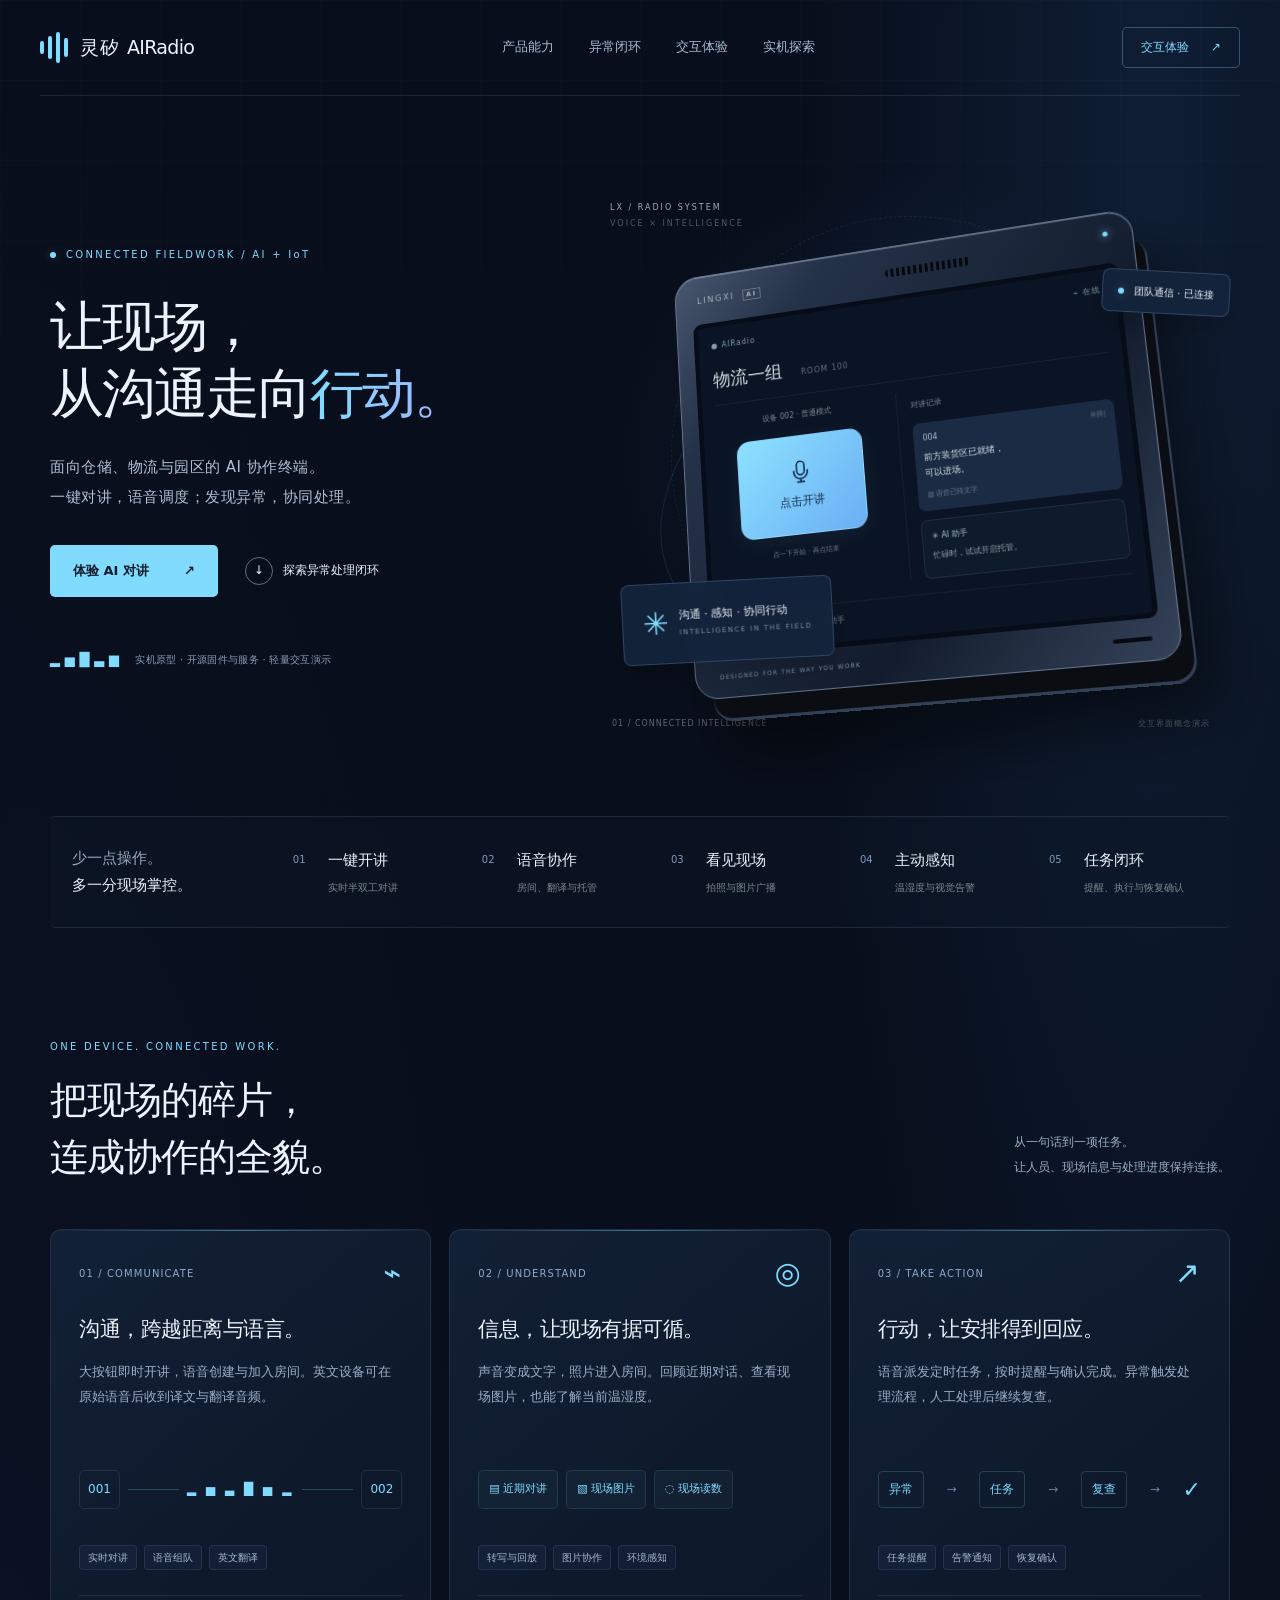
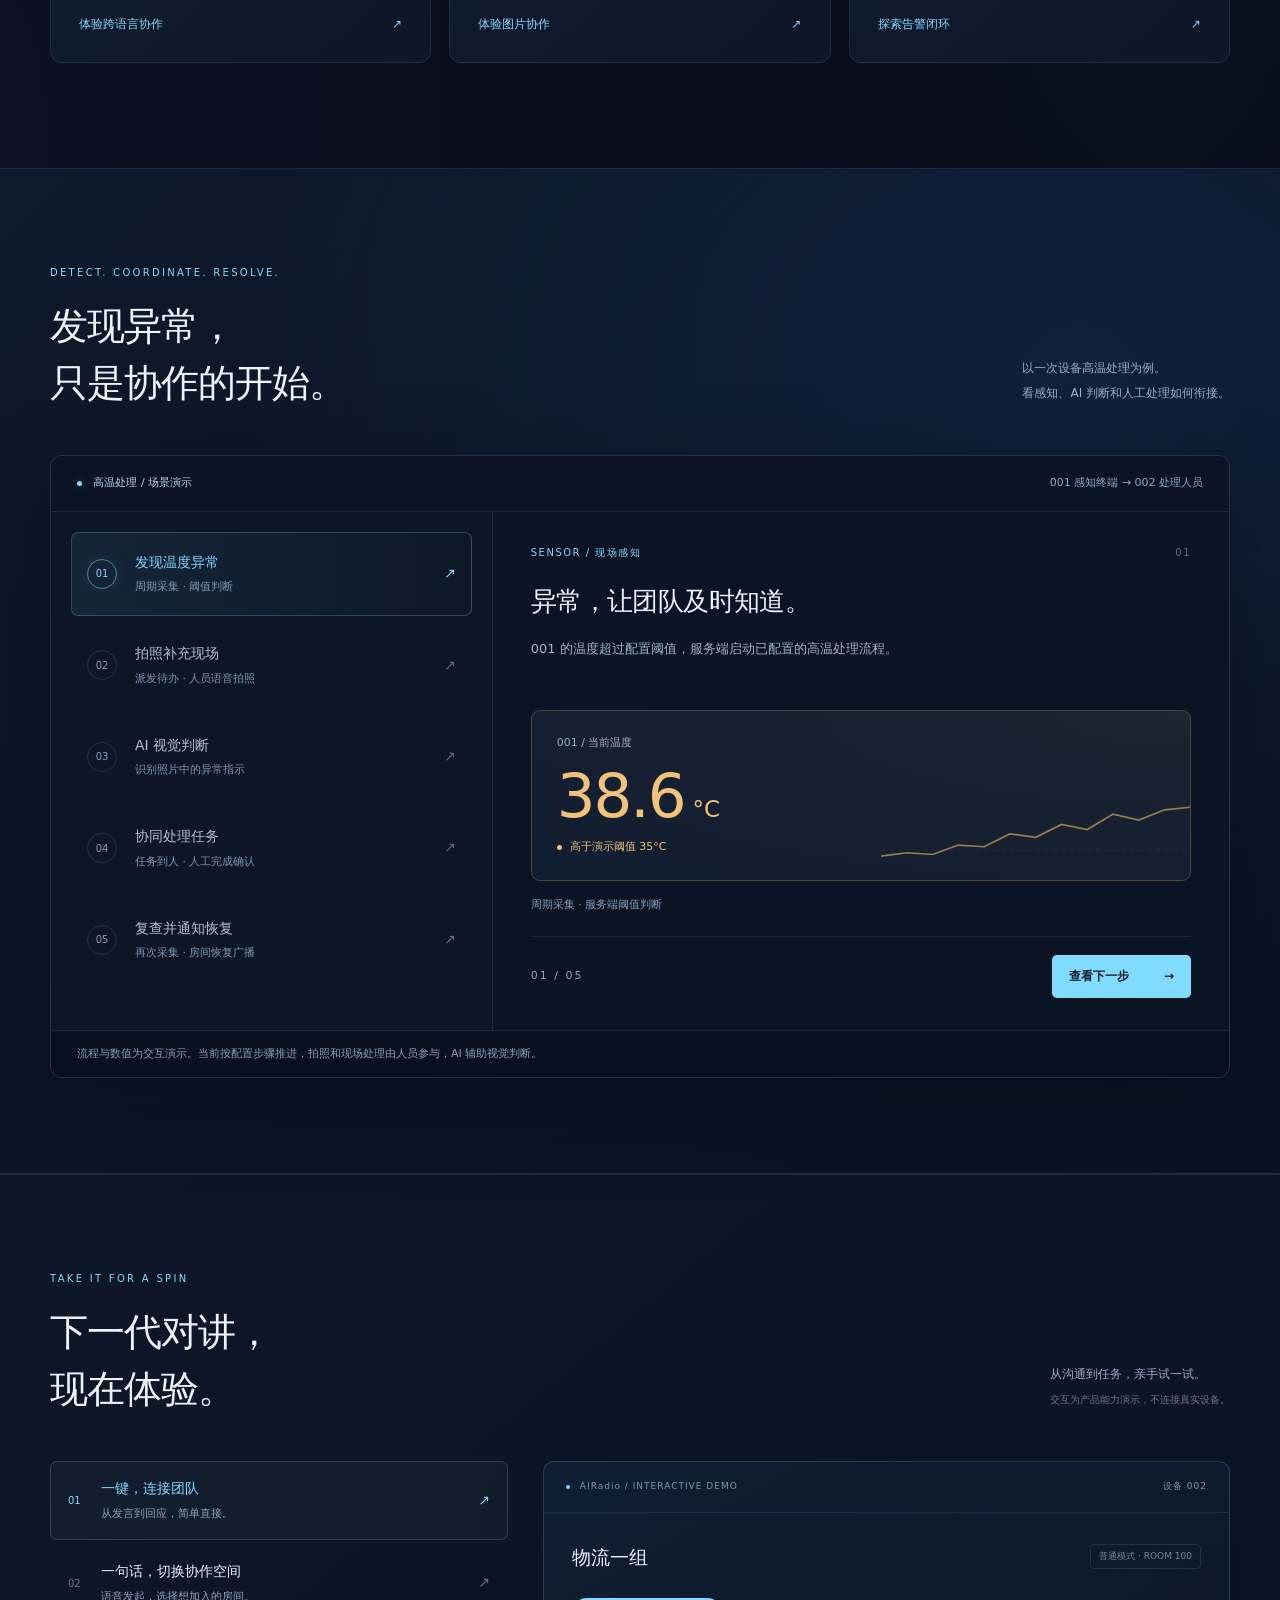
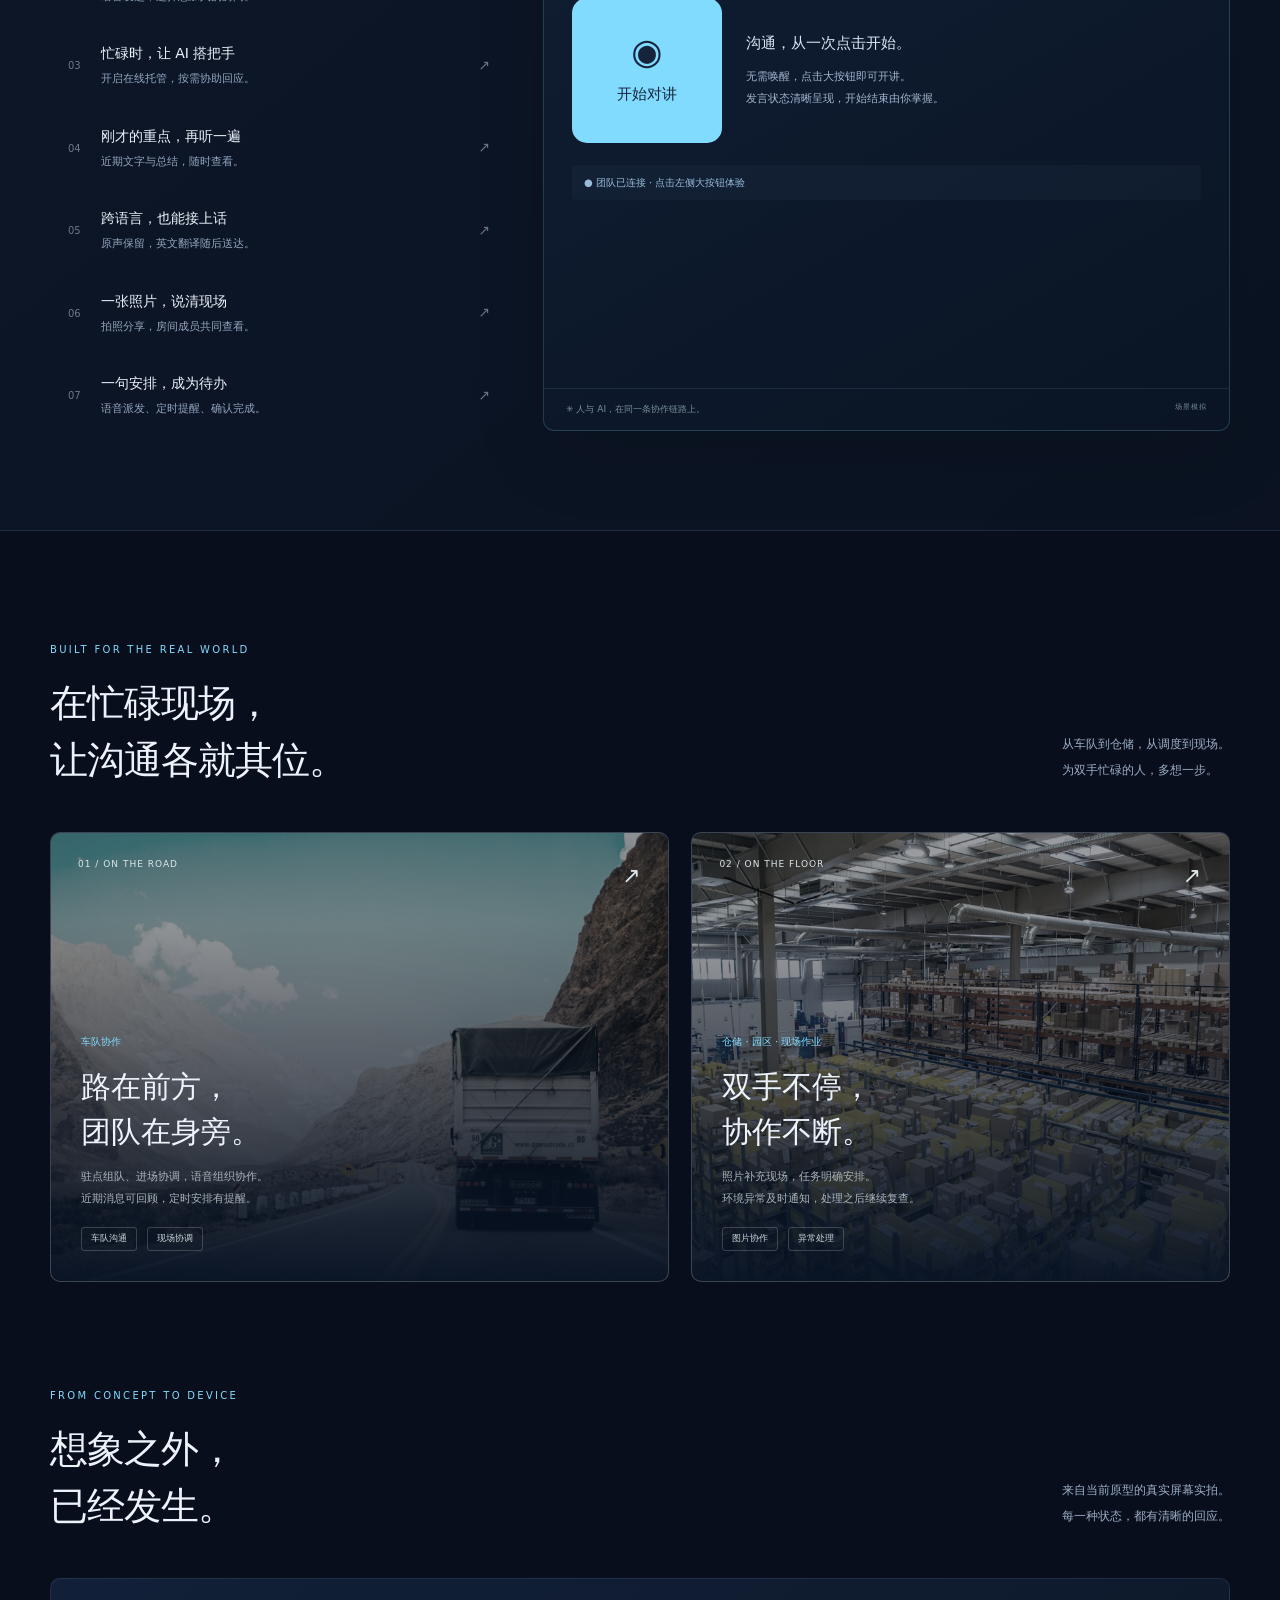
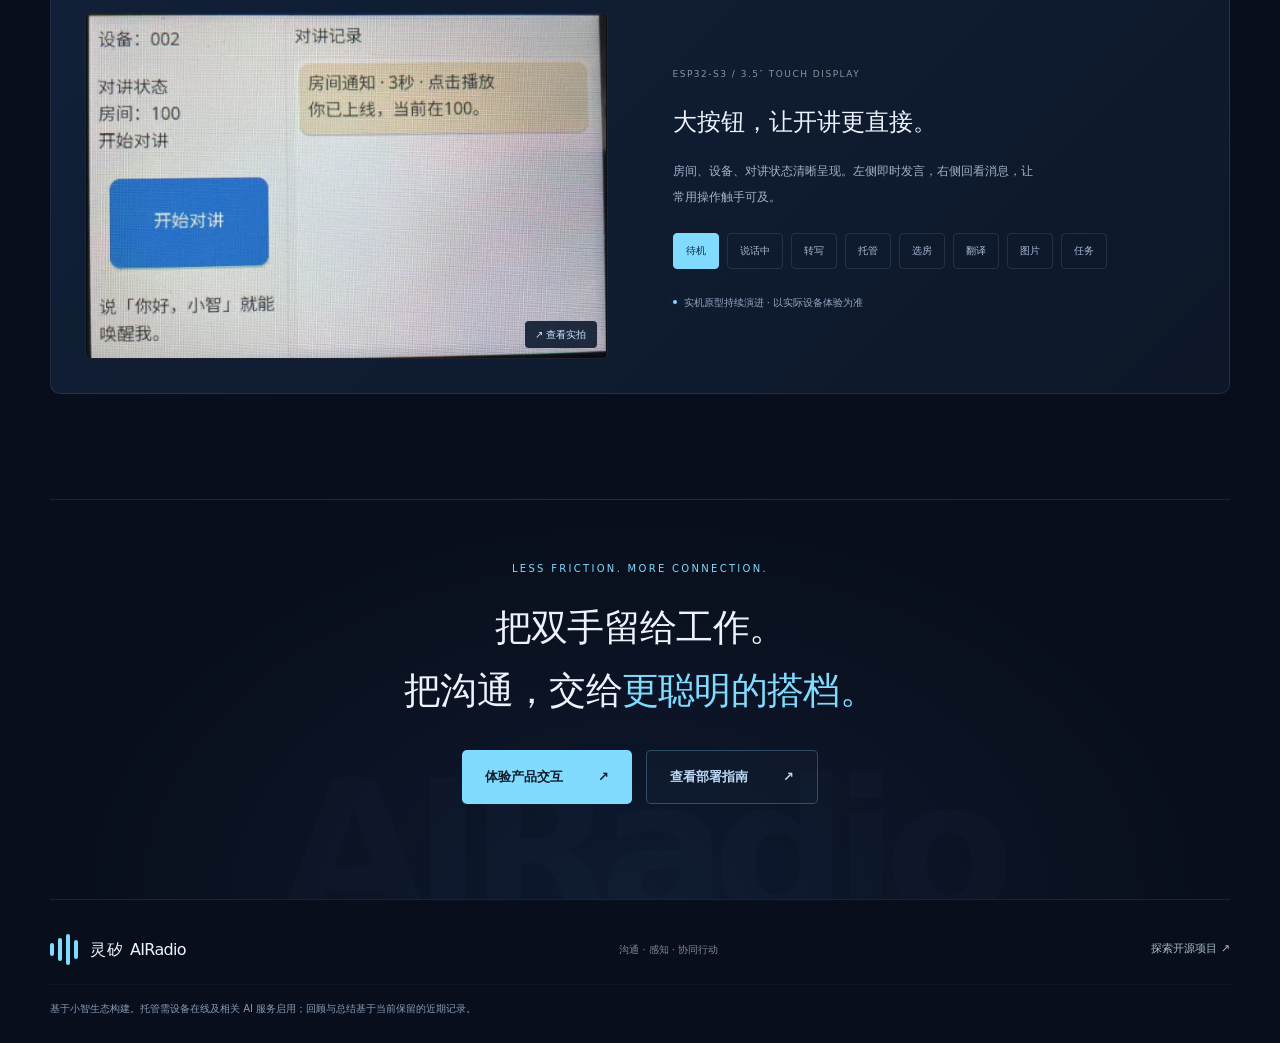
<file: homeweb/index.html>
<!doctype html>
<html lang="zh-CN">
<head>
  <meta charset="utf-8"><meta name="viewport" content="width=device-width, initial-scale=1">
  <meta name="theme-color" content="#080e1b">
  <meta name="description" content="灵矽 AIRadio，面向仓储、物流与园区的 AI 协作终端。实时对讲、英文翻译、拍照协作、任务提醒与告警恢复，让现场沟通走向行动。">
  <title>灵矽 AIRadio — 让现场，从沟通走向行动。</title>
  <link rel="icon" href="assets/favicon.svg" type="image/svg+xml">
  <link rel="stylesheet" href="styles.css">
  <script src="app.js" defer></script>
</head>
<body>
  <header class="site-header"><a class="brand" href="#" aria-label="灵矽 AIRadio 首页"><span class="brand-symbol"><i></i><i></i><i></i><i></i></span><span>灵矽 <b>AIRadio</b></span></a><nav aria-label="主导航"><a href="#capabilities">产品能力</a><a href="#workflow">异常闭环</a><a href="#experience">交互体验</a><a href="#reality">实机探索</a></nav><a class="header-action" href="#experience">交互体验 <span>↗</span></a></header>
  <main>
    <section class="hero wrap" id="home">
      <div class="hero-copy"><div class="eyebrow"><span class="status-dot"></span> CONNECTED FIELDWORK / AI + IoT</div><h1>让现场，<br>从沟通走向<span class="mint">行动。</span></h1><p class="hero-description">面向仓储、物流与园区的 AI 协作终端。<br>一键对讲，语音调度；发现异常，协同处理。</p><div class="hero-actions"><a class="button primary" href="#experience">体验 AI 对讲 <span>↗</span></a><a class="text-link" href="#workflow"><span class="play-circle">↓</span> 探索异常处理闭环</a></div><div class="hero-note"><span class="mini-wave">▂ ▅ █ ▃ ▆</span><span>实机原型 · 开源固件与服务 · 轻量交互演示</span></div></div>
      <div class="hero-visual"><div class="orbital orbital-one"></div><div class="orbital orbital-two"></div><div class="visual-coordinate">LX / RADIO SYSTEM<br><span>VOICE × INTELLIGENCE</span></div><div class="floating-tag live-tag"><span class="status-dot"></span> 团队通信 · 已连接</div>
        <div class="device" id="hero-device"><div class="device-top"><span class="device-brand">LINGXI <b>AI</b></span><span class="speaker-grille"></span><span class="device-led"></span></div><div class="device-screen"><div class="screen-top"><span>● AIRadio</span><span>⌁ 在线</span></div><div class="screen-room">物流一组 <span>ROOM 100</span></div><div class="screen-grid"><div class="screen-control"><span class="tiny-label">设备 002 · 普通模式</span><button class="talk-button" id="hero-talk" aria-label="体验开始对讲"><svg viewBox="0 0 32 32" aria-hidden="true"><rect x="11" y="4" width="10" height="17" rx="5"/><path d="M7 15v2a9 9 0 0 0 18 0v-2M16 26v4M11 30h10"/></svg><span>点击开讲</span></button><span class="screen-hint">点一下开始 · 再点结束</span></div><div class="screen-chat"><span class="tiny-label">对讲记录</span><div class="screen-message"><div>004 <span>刚刚</span></div><p>前方装货区已就绪，<br>可以进场。</p><small>▥ 语音已转文字</small></div><div class="screen-message ai-message"><div>✳ AI 助手</div><p>忙碌时，试试开启托管。</p></div></div></div><div class="screen-footer"><span class="status-dot"></span><span id="hero-device-status">说「你好，小智」唤醒语音助手</span></div></div><div class="device-bottom"><span>DESIGNED FOR THE WAY YOU WORK</span><i></i></div></div>
        <div class="floating-tag ai-tag"><span class="ai-icon">✳</span><div>沟通 · 感知 · 协同行动<small>INTELLIGENCE IN THE FIELD</small></div></div><div class="visual-bottom"><span>01 / CONNECTED INTELLIGENCE</span><span>交互界面概念演示</span></div></div>
    </section>
    <div class="principles wrap"><span>少一点操作。<br><b>多一分现场掌控。</b></span><div><span>01</span><b>一键开讲</b><small>实时半双工对讲</small></div><div><span>02</span><b>语音协作</b><small>房间、翻译与托管</small></div><div><span>03</span><b>看见现场</b><small>拍照与图片广播</small></div><div><span>04</span><b>主动感知</b><small>温湿度与视觉告警</small></div><div><span>05</span><b>任务闭环</b><small>提醒、执行与恢复确认</small></div></div>
    <section class="section wrap" id="capabilities">
      <div class="section-heading"><div><div class="eyebrow">ONE DEVICE. CONNECTED WORK.</div><h2>把现场的碎片，<br>连成协作的全貌。</h2></div><p>从一句话到一项任务。<br>让人员、现场信息与处理进度保持连接。</p></div>
      <div class="capability-groups">
        <article class="capability-group"><div class="group-top"><span>01 / COMMUNICATE</span><span class="group-icon" aria-hidden="true">⌁</span></div><h3>沟通，跨越距离与语言。</h3><p>大按钮即时开讲，语音创建与加入房间。英文设备可在原始语音后收到译文与翻译音频。</p><div class="signal-visual" aria-hidden="true"><span>001</span><i></i><b>▂ ▅ ▃ █ ▅ ▂</b><i></i><span>002</span></div><div class="group-tags"><span>实时对讲</span><span>语音组队</span><span>英文翻译</span></div><a href="#experience" data-demo-link="translation">体验跨语言协作 <span>↗</span></a></article>
        <article class="capability-group"><div class="group-top"><span>02 / UNDERSTAND</span><span class="group-icon" aria-hidden="true">◎</span></div><h3>信息，让现场有据可循。</h3><p>声音变成文字，照片进入房间。回顾近期对话、查看现场图片，也能了解当前温湿度。</p><div class="information-visual" aria-hidden="true"><span>▤ 近期对讲</span><span>▧ 现场图片</span><span>◌ 现场读数</span></div><div class="group-tags"><span>转写与回放</span><span>图片协作</span><span>环境感知</span></div><a href="#experience" data-demo-link="image">体验图片协作 <span>↗</span></a></article>
        <article class="capability-group"><div class="group-top"><span>03 / TAKE ACTION</span><span class="group-icon" aria-hidden="true">↗</span></div><h3>行动，让安排得到回应。</h3><p>语音派发定时任务，按时提醒与确认完成。异常触发处理流程，人工处理后继续复查。</p><div class="action-visual" aria-hidden="true"><span>异常</span><i>→</i><span>任务</span><i>→</i><span>复查</span><i>→</i><b>✓</b></div><div class="group-tags"><span>任务提醒</span><span>告警通知</span><span>恢复确认</span></div><a href="#workflow">探索告警闭环 <span>↗</span></a></article>
      </div>
    </section>
    <section class="workflow-section" id="workflow">
      <div class="wrap">
        <div class="section-heading"><div><div class="eyebrow">DETECT. COORDINATE. RESOLVE.</div><h2>发现异常，<br>只是协作的开始。</h2></div><p>以一次设备高温处理为例。<br>看感知、AI 判断和人工处理如何衔接。</p></div>
        <div class="workflow-shell">
          <div class="workflow-topline"><span><i class="status-dot"></i> 高温处理 / 场景演示</span><span>001 感知终端 → 002 处理人员</span></div>
          <div class="workflow-layout">
            <div class="workflow-map" role="group" aria-label="选择告警处理步骤">
              <button class="workflow-step active" data-step="0" aria-pressed="true"><span>01</span><div><b>发现温度异常</b><small>周期采集 · 阈值判断</small></div><i>↗</i></button>
              <button class="workflow-step" data-step="1" aria-pressed="false"><span>02</span><div><b>拍照补充现场</b><small>派发待办 · 人员语音拍照</small></div><i>↗</i></button>
              <button class="workflow-step" data-step="2" aria-pressed="false"><span>03</span><div><b>AI 视觉判断</b><small>识别照片中的异常指示</small></div><i>↗</i></button>
              <button class="workflow-step" data-step="3" aria-pressed="false"><span>04</span><div><b>协同处理任务</b><small>任务到人 · 人工完成确认</small></div><i>↗</i></button>
              <button class="workflow-step" data-step="4" aria-pressed="false"><span>05</span><div><b>复查并通知恢复</b><small>再次采集 · 房间恢复广播</small></div><i>↗</i></button>
            </div>
            <div class="workflow-detail"><div id="workflow-content" aria-live="polite"></div><div class="workflow-controls"><span id="workflow-counter">01 / 05</span><button id="workflow-next" class="button primary">查看下一步 <span>→</span></button></div></div>
          </div>
          <div class="workflow-disclaimer">流程与数值为交互演示。当前按配置步骤推进，拍照和现场处理由人员参与，AI 辅助视觉判断。</div>
        </div>
      </div>
    </section>
    <section class="experience-section" id="experience"><div class="wrap"><div class="section-heading"><div><div class="eyebrow">TAKE IT FOR A SPIN</div><h2>下一代对讲，<br>现在体验。</h2></div><p>从沟通到任务，亲手试一试。<br><span class="subtle">交互为产品能力演示，不连接真实设备。</span></p></div><div class="experience-layout"><div class="experience-tabs" role="tablist" aria-label="产品能力演示"><button class="experience-tab active" role="tab" id="tab-talk" aria-controls="demo-panel" aria-selected="true" data-mode="talk"><span>01</span><div><b>一键，连接团队</b><small>从发言到回应，简单直接。</small></div><i>↗</i></button><button class="experience-tab" role="tab" id="tab-voice" aria-controls="demo-panel" aria-selected="false" data-mode="voice" tabindex="-1"><span>02</span><div><b>一句话，切换协作空间</b><small>语音发起，选择想加入的房间。</small></div><i>↗</i></button><button class="experience-tab" role="tab" id="tab-hosting" aria-controls="demo-panel" aria-selected="false" data-mode="hosting" tabindex="-1"><span>03</span><div><b>忙碌时，让 AI 搭把手</b><small>开启在线托管，按需协助回应。</small></div><i>↗</i></button><button class="experience-tab" role="tab" id="tab-recall" aria-controls="demo-panel" aria-selected="false" data-mode="recall" tabindex="-1"><span>04</span><div><b>刚才的重点，再听一遍</b><small>近期文字与总结，随时查看。</small></div><i>↗</i></button><button class="experience-tab" role="tab" id="tab-translation" aria-controls="demo-panel" aria-selected="false" data-mode="translation" tabindex="-1"><span>05</span><div><b>跨语言，也能接上话</b><small>原声保留，英文翻译随后送达。</small></div><i>↗</i></button><button class="experience-tab" role="tab" id="tab-image" aria-controls="demo-panel" aria-selected="false" data-mode="image" tabindex="-1"><span>06</span><div><b>一张照片，说清现场</b><small>拍照分享，房间成员共同查看。</small></div><i>↗</i></button><button class="experience-tab" role="tab" id="tab-task" aria-controls="demo-panel" aria-selected="false" data-mode="task" tabindex="-1"><span>07</span><div><b>一句安排，成为待办</b><small>语音派发、定时提醒、确认完成。</small></div><i>↗</i></button></div><div class="demo-panel" id="demo-panel" role="tabpanel" aria-labelledby="tab-talk"><div class="demo-bar"><span><i class="status-dot"></i> AIRadio / INTERACTIVE DEMO</span><span>设备 002</span></div><div class="demo-content" id="demo-content" aria-live="polite"></div><div class="demo-bottom"><span>✳ 人与 AI，在同一条协作链路上。</span><span>场景模拟</span></div></div></div></div></section>
    <section class="section wrap" id="scenarios"><div class="section-heading"><div><div class="eyebrow">BUILT FOR THE REAL WORLD</div><h2>在忙碌现场，<br>让沟通各就其位。</h2></div><p>从车队到仓储，从调度到现场。<br>为双手忙碌的人，多想一步。</p></div><div class="scenario-grid"><article class="scenario scenario-fleet"><img src="assets/truck.jpg" alt="公路上的运输卡车" loading="lazy"><div class="scenario-top"><span>01 / ON THE ROAD</span><span>↗</span></div><div class="scenario-copy"><span>车队协作</span><h3>路在前方，<br>团队在身旁。</h3><p>驻点组队、进场协调，语音组织协作。<br>近期消息可回顾，定时安排有提醒。</p><div class="scenario-tags"><span>车队沟通</span><span>现场协调</span></div></div></article><article class="scenario scenario-warehouse"><img src="assets/warehouse.jpg" alt="仓储物流作业环境" loading="lazy"><div class="scenario-top"><span>02 / ON THE FLOOR</span><span>↗</span></div><div class="scenario-copy"><span>仓储 · 园区 · 现场作业</span><h3>双手不停，<br>协作不断。</h3><p>照片补充现场，任务明确安排。<br>环境异常及时通知，处理之后继续复查。</p><div class="scenario-tags"><span>图片协作</span><span>异常处理</span></div></div></article></div></section>
    <section class="reality-section wrap" id="reality"><div class="section-heading"><div><div class="eyebrow">FROM CONCEPT TO DEVICE</div><h2>想象之外，<br>已经发生。</h2></div><p>来自当前原型的真实屏幕实拍。<br>每一种状态，都有清晰的回应。</p></div><div class="reality-layout"><button class="real-photo" id="open-photo" aria-label="放大查看当前实机照片"><img id="real-image" src="assets/device-idle.webp" alt="实机普通模式，蓝色大按钮和右侧对讲记录" loading="lazy"><span class="photo-expand">↗ 查看实拍</span></button><div class="reality-copy"><span class="hardware-label">ESP32-S3 / 3.5″ TOUCH DISPLAY</span><h3 id="real-title">大按钮，让开讲更直接。</h3><p id="real-description">房间、设备、对讲状态清晰呈现。左侧即时发言，右侧回看消息，让常用操作触手可及。</p><div class="photo-selectors" aria-label="选择实机照片"><button class="selected" data-photo="idle" aria-pressed="true">待机</button><button data-photo="speaking" aria-pressed="false">说话中</button><button data-photo="transcript" aria-pressed="false">转写</button><button data-photo="hosting" aria-pressed="false">托管</button><button data-photo="rooms" aria-pressed="false">选房</button><button data-photo="translation" aria-pressed="false">翻译</button><button data-photo="image" aria-pressed="false">图片</button><button data-photo="task" aria-pressed="false">任务</button></div><div class="reality-footnote"><span class="status-dot"></span> 实机原型持续演进 · 以实际设备体验为准</div></div></div></section>
    <section class="closing wrap"><div class="eyebrow">LESS FRICTION. MORE CONNECTION.</div><h2>把双手留给工作。<br>把沟通，交给<span class="mint">更聪明的搭档。</span></h2><div class="closing-actions"><a class="button primary" href="#experience">体验产品交互 <span>↗</span></a><a class="button secondary" href="https://github.com/liuzhe910422/AIRadio#quick-start" target="_blank" rel="noopener noreferrer">查看部署指南 <span>↗</span></a></div><div class="closing-mark" aria-hidden="true">AIRadio</div></section>
  </main>
  <footer class="wrap"><a class="brand" href="#"><span class="brand-symbol"><i></i><i></i><i></i><i></i></span><span>灵矽 <b>AIRadio</b></span></a><span>沟通 · 感知 · 协同行动</span><a href="https://github.com/liuzhe910422/AIRadio" target="_blank" rel="noopener noreferrer">探索开源项目 ↗</a><p>基于小智生态构建。托管需设备在线及相关 AI 服务启用；回顾与总结基于当前保留的近期记录。</p></footer>
  <dialog id="photo-dialog"><button class="dialog-close" aria-label="关闭照片">×</button><img alt="实机屏幕放大照片"><p id="photo-caption"></p></dialog>
</body>
</html>
</file>
<file: homeweb/styles.css>
:root{--bg:#0d131c;--surface:#131a25;--line:#ffffff16;--text:#e9f0f3;--muted:#98a1a5;--mint:#a4ddf6;--font:'Space Grotesk','Noto Sans SC',system-ui,sans-serif}*{box-sizing:border-box}html{scroll-behavior:smooth;scroll-padding-top:100px}body{margin:0;background:var(--bg);color:var(--text);font-family:var(--font);font-size:14px;line-height:1.7}a{color:inherit;text-decoration:none}button{font:inherit;cursor:pointer}button,a{-webkit-tap-highlight-color:transparent}button:focus-visible,a:focus-visible{outline:2px solid var(--mint);outline-offset:6px}button{color:inherit}::selection{background:var(--mint);color:var(--bg)}.wrap{width:min(1240px,calc(100% - 100px));margin-inline:auto}.site-header{height:96px;width:min(1340px,calc(100% - 80px));margin:auto;display:flex;align-items:center;justify-content:space-between;border-bottom:1px solid var(--line);gap:25px}.brand{display:flex;align-items:center;gap:12px;font-size:19px;white-space:nowrap;letter-spacing:1px}.brand b{font-weight:500;letter-spacing:-.7px}.brand-symbol{display:flex;gap:4px;align-items:center;height:29px}.brand-symbol i{width:4px;background:var(--mint);height:13px;border-radius:4px}.brand-symbol i:nth-child(2){height:23px}.brand-symbol i:nth-child(3){height:31px}.brand-symbol i:nth-child(4){height:19px}.site-header nav{display:flex;gap:35px;color:#b4bbbe;font-size:13px}.site-header nav a:hover,.text-link:hover{color:var(--mint)}.header-action{border:1px solid #a4ddf64d;border-radius:5px;padding:9px 18px;font-size:12px;color:var(--mint)}.header-action span{margin-left:18px}.hero{min-height:705px;display:grid;grid-template-columns:.9fr 1.1fr;align-items:center;gap:20px;position:relative}.hero-copy{padding:40px 0 35px;z-index:2}.eyebrow{font-size:10px;letter-spacing:2.3px;font-weight:500;color:var(--mint);display:flex;gap:10px;align-items:center}.status-dot{display:inline-block;width:6px;height:6px;border-radius:50%;background:var(--mint);box-shadow:0 0 10px #a4ddf64d;flex-shrink:0}.hero h1{font-size:clamp(56px,5.5vw,80px);line-height:1.25;letter-spacing:-3px;margin:30px 0 24px;font-weight:600}.mint{color:var(--mint)}.hero-description{font-size:16px;color:#a4acaf;line-height:2;letter-spacing:.5px}.hero-actions{display:flex;gap:27px;align-items:center;margin-top:33px}.button{display:inline-flex;gap:35px;align-items:center;justify-content:center;padding:15px 23px;border-radius:5px;font-size:13px;font-weight:600;transition:transform .2s,background .2s}.primary{background:var(--mint);color:#121c2a}.primary:hover{background:#c4eafa;transform:translateY(-3px)}.text-link{font-size:12px;display:flex;gap:10px;align-items:center}.play-circle{width:28px;height:28px;border:1px solid #686e77;border-radius:50%;display:grid;place-items:center}.hero-note{display:flex;align-items:center;gap:16px;color:#767d87;font-size:10px;letter-spacing:1px;margin-top:52px}.mini-wave{color:var(--mint);font-size:13px}.hero-visual{height:600px;position:relative;display:flex;align-items:center;justify-content:center;background:radial-gradient(ellipse at 52% 50%,#78bdda20,transparent 65%)}.hero-visual:before{content:'';position:absolute;inset:20px -15px;background-image:linear-gradient(#adcad608 1px,transparent 1px),linear-gradient(90deg,#adcad608 1px,transparent 1px);background-size:38px 38px;mask-image:radial-gradient(ellipse,black,transparent 70%)}.orbital{position:absolute;width:540px;height:330px;border:1px solid #a4ddf61b;border-radius:50%;transform:rotate(-28deg)}.orbital-two{width:480px;height:480px;transform:rotate(-28deg);border-style:dashed;border-color:#a4ddf614}.orbital-one:after{content:'';position:absolute;width:7px;height:7px;border-radius:50%;background:var(--mint);left:18%;top:4%;box-shadow:0 0 20px var(--mint)}.visual-coordinate{position:absolute;top:44px;left:18px;color:#9faeb5;font-size:8px;letter-spacing:2px;line-height:2}.visual-coordinate span{color:#525963}.visual-bottom{position:absolute;bottom:25px;inset-inline:20px;display:flex;justify-content:space-between;font-size:8px;letter-spacing:1px;color:#606976}.device{width:485px;padding:19px 18px 15px;background:linear-gradient(130deg,#354154 0%,#1d2735 20%,#111720 65%,#2e3a4b);border:1px solid #535a64;border-radius:25px;transform:perspective(1300px) rotateY(-13deg) rotateX(9deg) rotateZ(-7deg);box-shadow:14px 25px 0 -5px #0a0e13,15px 27px 0 -4px #324055,30px 55px 65px #0008,inset 0 1px 1px #ffffff55;position:relative;z-index:2;transition:transform .7s}.device:hover{transform:perspective(1300px) rotateY(-7deg) rotateX(5deg) rotateZ(-4deg)}.device-top{height:33px;display:flex;align-items:flex-start;justify-content:space-between;padding:0 6px}.device-brand{font-size:9px;letter-spacing:2px;color:#aab4b9}.device-brand b{border:1px solid #6b7583;padding:1px 3px;margin-left:4px;font-size:7px}.speaker-grille{height:9px;width:90px;border-radius:5px;background:repeating-linear-gradient(90deg,#06080c 0 3px,transparent 3px 6px);margin-top:4px}.device-led{height:5px;width:5px;border-radius:50%;background:var(--mint);box-shadow:0 0 9px #93d8f6}.device-screen{background:#080e17;border:5px solid #060a10;border-radius:9px;overflow:hidden;padding:14px;color:#d5dfe3}.screen-top{display:flex;justify-content:space-between;font-size:8px;color:#839ea9;letter-spacing:1px}.screen-room{font-size:19px;margin:13px 0;border-bottom:1px solid #ffffff0f;padding-bottom:11px}.screen-room>span{font-size:8px;letter-spacing:1px;color:#66707f;margin-left:14px}.screen-grid{display:grid;grid-template-columns:.9fr 1.1fr;gap:17px}.tiny-label{font-size:8px;color:#7b8c93}.screen-control{display:flex;align-items:center;flex-direction:column;padding-top:1px}.talk-button{border:1px solid #ace1f840;background:linear-gradient(135deg,#9dd6ef,#78adc4);color:#132136;border-radius:14px;width:134px;height:102px;display:flex;flex-direction:column;align-items:center;justify-content:center;gap:8px;margin-top:15px;font-size:12px;box-shadow:0 5px 20px #83c8e515;transition:.25s}.talk-button:hover{box-shadow:0 0 30px #83c8e544}.talk-button svg{width:26px;height:26px;fill:none;stroke:currentColor;stroke-width:2}.talk-button.is-talking{background:#f0c771}.screen-hint{font-size:7px;color:#6e7a8b;margin-top:13px}.screen-chat{border-left:1px solid #ffffff0d;padding-left:14px}.screen-message{font-size:9px;background:#162336;border-radius:7px;padding:9px;margin-top:9px}.screen-message>div{color:#aac3ce;font-size:8px}.screen-message>div>span{float:right;color:#5f6b7c;font-size:7px}.screen-message p{margin:5px 0;line-height:1.8}.screen-message small{font-size:7px;color:#6d7a8e}.ai-message{background:#a4ddf609;border:1px solid #a4ddf618}.ai-message p{font-size:8px;color:#97a5ab}.screen-footer{display:flex;gap:7px;align-items:center;border-top:1px solid #ffffff0d;padding-top:10px;margin-top:14px;font-size:8px;color:#728c97}.screen-footer .status-dot{width:4px;height:4px}.device-bottom{display:flex;align-items:center;justify-content:space-between;margin-top:14px;padding-inline:8px;color:#626973;font-size:6px;letter-spacing:1.3px}.device-bottom i{width:37px;height:4px;background:#070b10;border-radius:3px}.floating-tag{position:absolute;z-index:3;display:flex;gap:10px;align-items:center;border:1px solid #97b4c033;background:#1c2738db;backdrop-filter:blur(12px);border-radius:8px;box-shadow:0 12px 30px #0003}.live-tag{right:0;top:115px;font-size:10px;padding:12px 15px;transform:rotate(3deg)}.ai-tag{bottom:95px;left:30px;padding:13px 20px;font-size:11px;transform:rotate(-3deg)}.ai-tag small{display:block;color:#7995a1;font-size:7px;letter-spacing:1.4px;margin-top:3px}.ai-icon{font-size:31px;color:var(--mint)}.principles{display:grid;grid-template-columns:1.2fr repeat(4,1fr);gap:30px;padding-block:28px;border-block:1px solid var(--line)}.principles>span{font-size:15px;color:#99a3a8;line-height:1.8}.principles>span b{color:var(--text);font-weight:500}.principles>div{display:grid;grid-template-columns:25px 1fr;align-content:center;column-gap:10px}.principles>div>span{font-size:10px;color:#6c7788;padding-top:3px}.principles b{font-size:15px;font-weight:500}.principles small{grid-column:2;color:#7a888e;font-size:10px;margin-top:5px}.section{padding-top:110px;padding-bottom:105px}.section-heading{display:flex;align-items:flex-end;justify-content:space-between;gap:30px;margin-bottom:43px}.section-heading h2{font-size:38px;line-height:1.5;letter-spacing:-1px;font-weight:500;margin:17px 0 0}.section-heading>p{font-size:12px;color:var(--muted);line-height:2.1;margin:0 0 6px}.feature-grid{display:grid;grid-template-columns:repeat(4,1fr);gap:15px}.feature-card{background:linear-gradient(145deg,#16202f,#131a25);border:1px solid #cae8f516;padding:24px 23px 26px;border-radius:10px;overflow:hidden;transition:transform .3s,border-color .3s}.feature-card:hover{transform:translateY(-6px);border-color:#a4ddf658}.card-number{font-size:8px;letter-spacing:1.2px;color:#8c9ba2;display:flex;align-items:center;justify-content:space-between;white-space:nowrap}.card-number>span{color:var(--mint);font-size:8px;letter-spacing:0;border:1px solid #a4ddf633;border-radius:3px;padding:1px 5px}.feature-card h3{font-size:20px;letter-spacing:-.6px;margin:12px 0;font-weight:500}.feature-card p{font-size:11px;line-height:2;color:#98a5ab;margin:0}.feature-chip{display:inline-block;margin-top:22px;font-size:9px;color:#bccfd7;border:1px solid #a4ddf61b;padding:4px 9px;border-radius:4px}.wave-art,.voice-art,.hosting-art,.recall-art{height:152px;position:relative;display:flex;align-items:center;justify-content:center}.wave-art{gap:4px}.wave-art i{height:20px;width:3px;border-radius:3px;background:#72a4b9}.wave-art i:nth-child(3n){height:43px;background:#9ed5ec}.wave-art i:nth-child(4n){height:62px}.wave-art i:nth-child(2n){height:32px}.wave-art>span{display:grid;place-items:center;width:48px;height:48px;flex-shrink:0;margin-inline:6px;border-radius:50%;background:var(--mint);color:#18263b;font-size:24px;box-shadow:0 0 40px #98cce320}.voice-art{flex-direction:column;gap:16px}.voice-art>span{font-size:13px;white-space:nowrap;color:#c8dee7;padding:10px 11px;border:1px solid #9ed0e630;border-radius:7px;background:#9ed0e606}.voice-art>div{display:flex;align-items:center;gap:7px;font-size:8px;color:#8098a3}.voice-art i{font-style:normal;margin-inline:6px}.hosting-card{background:radial-gradient(ellipse at 50% 35%,#2a406230,transparent 70%),#162030;border-color:#a4ddf632}.hosting-art{background:radial-gradient(ellipse,#a4ddf614,transparent 65%)}.intelligence-orb{font-size:65px;color:var(--mint);width:100px;height:100px;border:1px solid #a4ddf621;border-radius:50%;display:grid;place-items:center;box-shadow:0 0 0 15px #a4ddf605;text-shadow:0 0 22px #aae1f84a}.orbit-label{position:absolute;font-size:8px;padding:3px 6px;background:#1c293c;border:1px solid #a4ddf61a;border-radius:4px;color:#a6bec9}.orbit-label-one{left:0;top:30px}.orbit-label-two{right:-4px;top:66px}.orbit-label-three{left:20px;bottom:19px}.recall-art{flex-direction:column;gap:9px;align-items:stretch}.recall-art>div{border:1px solid #9ec5d625;border-radius:6px;padding:10px;background:#1e2c42}.recall-art>div span{font-size:8px;color:#97afba}.recall-art>div span:nth-child(2){float:right}.recall-art p{font-size:9px;margin-top:5px;white-space:nowrap}.recall-summary{font-size:10px;color:#b1cbd6;padding-left:5px}.experience-section{border-block:1px solid var(--line);padding-block:95px;background:linear-gradient(120deg,#111a28,#0d1520)}.subtle{font-size:10px;color:#6f7783}.experience-layout{display:grid;grid-template-columns:.8fr 1.2fr;gap:65px}.experience-tabs{display:flex;flex-direction:column;gap:8px}.experience-tab{display:flex;text-align:left;align-items:center;gap:20px;border:1px solid transparent;background:transparent;border-radius:7px;padding:21px 20px;transition:.3s}.experience-tab>span{font-size:10px;color:#6f7885}.experience-tab b{font-weight:500;font-size:16px}.experience-tab small{display:block;font-size:11px;color:#7d8e95;margin-top:7px}.experience-tab>i{margin-left:auto;font-style:normal;color:#697383}.experience-tab.active{border-color:#a4ddf630;background:#a4ddf609}.experience-tab.active>span,.experience-tab.active>i,.experience-tab.active b{color:var(--mint)}.demo-panel{border:1px solid #8baebd32;border-radius:11px;overflow:hidden;background:#0a111b;display:flex;flex-direction:column;min-height:430px;box-shadow:0 25px 70px #0002}.demo-bar{display:flex;justify-content:space-between;padding:17px 22px;border-bottom:1px solid var(--line);font-size:9px;letter-spacing:1px;color:#8098a3}.demo-bar .status-dot{width:4px;height:4px;margin-right:6px}.demo-content{padding:28px;flex:1;animation:appear .35s}.demo-bottom{display:flex;justify-content:space-between;gap:10px;padding:13px 22px;border-top:1px solid var(--line);font-size:9px;color:#778e98}.demo-bottom>span:last-child{font-size:7px;letter-spacing:1px}.demo-room{display:flex;align-items:center;justify-content:space-between;font-size:19px;margin-bottom:25px}.demo-room small{font-size:9px;color:#778b94;border:1px solid #a4ddf620;border-radius:4px;padding:4px 8px}.demo-talk-layout{display:grid;grid-template-columns:150px 1fr;gap:24px;align-items:center}.demo-talk-button{border:0;border-radius:15px;background:var(--mint);color:#15243a;width:150px;height:145px;display:flex;flex-direction:column;align-items:center;justify-content:center;gap:12px;font-size:15px}.demo-talk-button .mic-symbol{font-size:36px;line-height:1}.demo-talk-button.recording{background:#f1ce83;animation:record 1.5s infinite}.demo-info{font-size:11px;color:#8499a2}.demo-info b{display:block;color:#cfe1e9;font-size:15px;font-weight:400;margin-bottom:9px}.demo-info p{margin:0;line-height:2}.demo-event{margin-top:22px;background:#a4ddf608;padding:9px 12px;border-radius:4px;color:#8aa8b5;font-size:10px}.command-bubble{display:flex;align-items:center;gap:10px;border:1px solid #a4ddf62a;background:#a4ddf60a;border-radius:8px;padding:13px 17px;font-size:15px;color:#d1e4ec;margin-bottom:17px}.command-bubble span{color:var(--mint);font-size:22px}.room-options{display:grid;grid-template-columns:1fr 1fr;gap:10px}.room-option{border:1px solid #a4ddf620;background:#131e2e;border-radius:6px;text-align:left;padding:14px;color:#c2d6df;font-size:12px}.room-option small{display:block;color:#69778c;font-size:9px;margin-top:5px}.room-option.selected{border-color:var(--mint)}.hosting-demo-head{display:flex;align-items:center;justify-content:space-between;margin-bottom:15px}.hosting-demo-head>span{color:#dfc98a;font-size:11px}.toggle{border:1px solid #9cb4be44;background:#1c2738;width:46px;height:25px;padding:3px;border-radius:30px}.toggle i{display:block;height:17px;width:17px;background:#85969e;border-radius:50%;transition:transform .25s}.toggle[aria-checked=true]{background:var(--mint)}.toggle[aria-checked=true] i{background:#1a2f4e;transform:translateX(20px)}.dialog-message{font-size:12px;border-radius:7px;padding:12px 15px;background:#1a2536;margin-bottom:10px;max-width:85%}.dialog-message small{display:block;font-size:9px;color:#8ea8b3;margin-bottom:5px}.dialog-message.ai{margin-left:auto;background:#a4ddf612;border:1px solid #a4ddf625;color:#b3d6e5}.demo-caption{font-size:9px;color:#687589;margin-top:15px}.summary-box{padding:17px;border:1px solid #a4ddf627;border-radius:7px;background:#a4ddf608;color:#b1c9d3;font-size:12px;line-height:2}.summary-box b{display:block;color:var(--mint);font-weight:400;font-size:10px;margin-bottom:8px}.scenario-grid{display:grid;grid-template-columns:1.15fr 1fr;gap:22px}.scenario{height:450px;position:relative;border-radius:10px;overflow:hidden;border:1px solid #ffffff20;background:#1e2939}.scenario>img{width:100%;height:100%;object-fit:cover;filter:saturate(.4) brightness(.75);transition:transform .8s}.scenario:hover>img{transform:scale(1.05)}.scenario:after{content:'';position:absolute;inset:0;background:linear-gradient(180deg,#0b121d50,#0a121e30 20%,#050c17f2 100%)}.scenario-top{position:absolute;z-index:1;inset:24px 27px auto;display:flex;justify-content:space-between;color:#dde6ea;font-size:9px;letter-spacing:1px}.scenario-top>span:last-child{font-size:22px}.scenario-copy{position:absolute;z-index:1;bottom:30px;left:30px}.scenario-copy>span{font-size:10px;color:var(--mint)}.scenario-copy h3{font-size:30px;font-weight:500;line-height:1.5;margin:12px 0}.scenario-copy p{font-size:11px;color:#aab4b9;line-height:2}.scenario-tags{display:flex;gap:10px;margin-top:17px}.scenario-tags span{font-size:9px;border:1px solid #ffffff30;border-radius:3px;padding:3px 9px;color:#c9d3d8}.reality-section{padding-bottom:105px}.reality-layout{display:grid;grid-template-columns:1fr 1fr;gap:65px;align-items:center;padding:34px;border:1px solid var(--line);border-radius:10px;background:#131b27}.real-photo{padding:0;background:#0a0e15;border:1px solid #505a6849;border-radius:6px;position:relative;overflow:hidden;aspect-ratio:1.51;display:block;width:100%}.real-photo>img{width:100%;height:100%;object-fit:contain;display:block}.photo-expand{position:absolute;bottom:10px;right:10px;font-size:10px;background:#090f19d9;padding:5px 10px;border-radius:4px;color:#c0dae5}.hardware-label{font-size:9px;letter-spacing:1.5px;color:#7f97a2}.reality-copy h3{font-weight:500;font-size:24px;margin:17px 0}.reality-copy>p{font-size:12px;line-height:2.1;color:#8f9ca1;max-width:365px;min-height:50px}.photo-selectors{display:flex;gap:8px;margin-top:23px;flex-wrap:wrap}.photo-selectors button{background:transparent;border:1px solid #a3c3d125;border-radius:4px;color:#889aa2;padding:6px 12px;font-size:10px}.photo-selectors button.selected{background:var(--mint);color:#172539;border-color:var(--mint)}.reality-footnote{font-size:8px;color:#636e7f;margin-top:25px;display:flex;align-items:center;gap:7px}.reality-footnote .status-dot{width:4px;height:4px}.closing{position:relative;overflow:hidden;min-height:400px;padding:60px 0 95px;text-align:center;border-top:1px solid var(--line);background:radial-gradient(ellipse at 50% 100%,#7499a912,transparent 70%)}.closing .eyebrow{justify-content:center}.closing h2{font-size:37px;font-weight:500;line-height:1.7;letter-spacing:-.7px;margin:20px 0 27px;position:relative;z-index:1}.closing .button{position:relative;z-index:1}.closing-mark{position:absolute;bottom:-75px;left:50%;transform:translateX(-50%);font-size:190px;font-weight:700;letter-spacing:-15px;line-height:1.3;color:#a4ddf605;white-space:nowrap;pointer-events:none}footer{display:flex;align-items:center;justify-content:space-between;flex-wrap:wrap;gap:20px;border-top:1px solid var(--line);padding-block:35px 26px}footer .brand{font-size:16px}footer>span{font-size:10px;color:#7b8b92}footer>a:last-of-type{font-size:11px;color:#acbec6}footer>p{width:100%;font-size:9px;color:#596270;margin:0;padding-top:15px;border-top:1px solid #ffffff08}dialog{max-width:min(950px,90vw);padding:30px 20px 10px;background:#131b28;color:var(--text);border:1px solid #92b1bf44;border-radius:10px}dialog::backdrop{background:#02060bdf;backdrop-filter:blur(9px)}dialog img{max-width:100%;max-height:75vh;display:block;margin:auto}dialog p{font-size:12px;color:#b0c2c9}.dialog-close{position:absolute;right:5px;top:0;width:30px;height:30px;background:none;border:0;font-size:23px}.reveal{opacity:0;transform:translateY(20px);transition:opacity .7s,transform .7s}.reveal.visible{opacity:1;transform:translateY(0)}@keyframes appear{from{opacity:0;transform:translateY(6px)}to{opacity:1;transform:translateY(0)}}@keyframes record{50%{box-shadow:0 0 0 7px #f1ce8310}}@media(min-width:1550px){.hero{min-height:780px}.hero-visual{transform:scale(1.06)}}@media(max-width:1150px){.wrap{width:calc(100% - 64px)}.site-header{width:calc(100% - 64px)}.hero h1{font-size:64px}.hero-visual{transform:scale(.88);transform-origin:center right}.hero{grid-template-columns:.9fr 1.1fr;gap:0;min-height:660px}.device{flex-shrink:0}.hero-actions{gap:15px}.feature-grid{grid-template-columns:1fr 1fr}.feature-card{padding:25px 30px}.voice-art>span{font-size:15px}.experience-layout{gap:28px;grid-template-columns:.85fr 1.15fr}.experience-tab{padding:20px 12px;gap:12px}.experience-tab b{font-size:14px}.demo-content{padding:22px}.demo-talk-layout{gap:16px;grid-template-columns:130px 1fr}.demo-talk-button{width:130px}.reality-layout{gap:30px}.principles{gap:18px}.principles>div{column-gap:4px;grid-template-columns:20px 1fr}.reality-copy h3{font-size:21px}}
@media(max-width:800px){.site-header{height:80px}.site-header nav{gap:18px;font-size:11px}.header-action{display:none}.hero{grid-template-columns:1fr;min-height:auto}.hero-copy{padding-top:65px}.hero h1{font-size:70px}.hero-description{font-size:15px}.hero-note{margin-top:30px}.hero-visual{transform:none;height:530px;max-width:620px;width:100%;margin:auto}.live-tag{right:15px;top:70px}.visual-coordinate{top:20px}.ai-tag{bottom:60px}.visual-bottom{bottom:0}.principles{margin-top:35px;grid-template-columns:repeat(4,1fr);gap:12px}.principles>span{grid-column:1/-1;font-size:14px;display:flex;gap:8px}.principles>span br{display:none}.principles b{font-size:13px}.principles small{font-size:9px}.section{padding-block:80px}.section-heading h2{font-size:32px}.section-heading>p{font-size:11px}.experience-section{padding-block:70px}.experience-layout{grid-template-columns:1fr}.experience-tabs{display:grid;grid-template-columns:1fr 1fr;gap:8px}.experience-tab{padding:15px 12px;gap:9px}.experience-tab b{font-size:12px}.experience-tab small{font-size:9px}.experience-tab>i{display:none}.demo-panel{min-height:400px}.demo-content{padding:25px 35px}.demo-talk-layout{grid-template-columns:150px 1fr;gap:35px}.demo-talk-button{width:150px}.scenario-grid{gap:15px;grid-template-columns:1fr 1fr}.scenario{height:400px}.scenario-copy{left:22px;right:15px}.scenario-copy h3{font-size:25px}.scenario-top{inset-inline:22px}.scenario-copy p{font-size:10px}.reality-section{padding-bottom:80px}.reality-layout{padding:25px;grid-template-columns:1fr;gap:25px}.real-photo{max-width:550px;margin:auto}.reality-copy>p{max-width:none;min-height:0}.closing h2{font-size:29px}.closing-mark{font-size:145px;bottom:-50px}footer>span{display:none}}
@media(max-width:520px){.wrap,.site-header{width:calc(100% - 40px)}.site-header{height:72px}.brand{font-size:17px;gap:9px}.site-header nav{gap:15px}.site-header nav a:nth-child(3),.site-header nav a:nth-child(4){display:none}.hero-copy{padding-top:48px}.eyebrow{font-size:8px;letter-spacing:1.6px}.hero h1{font-size:58px;margin-top:24px;letter-spacing:-2px}.hero-description{font-size:12px;line-height:2.1}.hero-actions{gap:20px}.button{padding:13px 18px;font-size:11px;gap:22px}.text-link{font-size:10px;gap:7px}.hero-note{font-size:8px}.hero-visual{height:360px;margin-top:15px;background:radial-gradient(ellipse,#78bdda20,transparent 70%)}.device{width:385px;padding:14px 12px 12px;transform:perspective(1000px) rotateY(-12deg) rotateX(8deg) rotateZ(-6deg) scale(.78);flex-shrink:0}.device:hover{transform:perspective(1000px) rotateY(-12deg) rotateX(8deg) rotateZ(-6deg) scale(.78)}.device-screen{padding:10px}.device-top{height:27px}.screen-grid{gap:8px}.talk-button{width:105px;height:85px;font-size:10px}.screen-message{font-size:8px;padding:7px}.screen-chat{padding-left:9px}.screen-hint{font-size:6px}.screen-room{font-size:16px}.orbital{width:320px;height:230px}.orbital-two{width:300px;height:300px}.floating-tag{border-radius:5px}.live-tag{font-size:8px;padding:7px 9px;top:30px;right:0}.ai-tag{padding:7px 11px;left:0;bottom:27px;font-size:9px}.ai-icon{font-size:24px}.ai-tag small{font-size:6px}.visual-coordinate{top:3px;left:0;font-size:6px}.visual-bottom{font-size:5px;inset-inline:0;bottom:0}.principles{margin-top:25px;padding-block:20px;grid-template-columns:1fr 1fr;gap:20px}.principles>span{margin-bottom:0;font-size:13px}.principles>div{grid-template-columns:20px 1fr;column-gap:5px}.principles b{font-size:14px}.principles small{font-size:10px}.section{padding-block:65px}.section-heading{display:block;margin-bottom:28px}.section-heading h2{font-size:29px;margin-top:14px}.section-heading>p{margin-top:20px;font-size:11px}.feature-grid{gap:12px}.feature-card{padding:17px 14px 20px;border-radius:7px}.card-number{font-size:6px;letter-spacing:.5px}.card-number>span{font-size:6px;padding-inline:3px}.feature-card h3{font-size:16px;letter-spacing:-.5px;margin-top:6px}.feature-card p{font-size:9px;line-height:1.9}.feature-card p br{display:none}.feature-chip{font-size:7px;padding:3px 6px;margin-top:14px;white-space:nowrap}.wave-art,.voice-art,.hosting-art,.recall-art{height:125px}.wave-art{gap:3px}.wave-art>span{width:34px;height:34px;margin-inline:3px;font-size:19px}.wave-art i{width:2px}.wave-art i:nth-child(4n){height:45px}.voice-art>span{font-size:9px;padding:8px 5px}.voice-art>div{font-size:6px;gap:4px}.voice-art i{margin-inline:2px}.voice-art .status-dot{width:4px;height:4px}.intelligence-orb{width:75px;height:75px;font-size:45px}.orbit-label{font-size:6px;padding:2px 4px}.orbit-label-one{left:-6px;top:19px}.orbit-label-two{right:-6px;top:53px}.orbit-label-three{bottom:13px;left:0}.recall-art>div{padding:7px}.recall-art>div span{font-size:6px}.recall-art p{font-size:7px;white-space:normal}.recall-summary{font-size:7px;padding:0}.experience-section{padding-block:60px}.experience-tabs{gap:7px}.experience-tab{padding:13px 9px;gap:8px}.experience-tab>span{font-size:8px}.experience-tab b{font-size:11px;letter-spacing:-.3px}.experience-tab small{display:none}.demo-bar{padding:14px;font-size:7px;letter-spacing:.5px}.demo-content{padding:22px 17px}.demo-panel{min-height:370px}.demo-room{font-size:17px}.demo-talk-layout{grid-template-columns:110px 1fr;gap:18px}.demo-talk-button{width:110px;height:125px;font-size:13px}.demo-info{font-size:10px}.demo-info b{font-size:13px}.demo-bottom{padding:12px;font-size:8px}.demo-bottom>span:last-child{display:none}.demo-event{font-size:8px}.command-bubble{font-size:12px;padding:11px}.room-option{font-size:11px;padding:12px}.dialog-message{font-size:11px}.scenario-grid{grid-template-columns:1fr;gap:17px}.scenario{height:380px}.scenario-copy h3{font-size:29px}.scenario-copy p{font-size:11px}.reality-layout{padding:16px;gap:20px}.reality-copy{padding:3px}.reality-copy h3{font-size:21px}.reality-copy>p{font-size:11px}.hardware-label{font-size:8px}.photo-selectors{gap:6px}.photo-selectors button{padding:6px 10px}.reality-footnote{font-size:7px}.reality-section{padding-bottom:60px}.closing{padding:50px 0 70px;min-height:320px}.closing h2{font-size:25px;letter-spacing:-1px;line-height:1.8}.closing-mark{font-size:100px;letter-spacing:-8px;bottom:-30px}footer{gap:15px;padding-block:25px}footer .brand{font-size:14px}footer>a:last-of-type{font-size:10px}footer>p{font-size:8px;line-height:1.9}dialog{padding:30px 12px 8px}dialog p{font-size:10px}}
@media(prefers-reduced-motion:reduce){html{scroll-behavior:auto}*,*:before,*:after{animation:none!important;transition:none!important}.reveal{opacity:1;transform:none}}
/* Keep transformed decorative hardware inside the mobile grid's available width. */
.hero-copy,.hero-visual{min-width:0}
@media(max-width:520px){.hero-visual{overflow:clip}.live-tag{right:4px}.hero-visual:before{inset-inline:0}}
@media(min-width:801px) and (max-width:1150px){.hero-visual{clip-path:inset(-30px 0 -30px -40px);overflow:clip}}

/* Field intelligence layer */
.field-intelligence-section{padding:105px 0 92px;border-block:1px solid var(--line);background:linear-gradient(135deg,#0d141e 0%,#131d2c 55%,#0d131c 100%)}
.field-intelligence-section .section-heading{margin-bottom:38px}
.intelligence-grid{display:grid;grid-template-columns:repeat(6,1fr);gap:12px}
.intelligence-grid article{grid-column:span 2;min-height:220px;padding:23px 22px 21px;border:1px solid #a4ddf621;border-radius:9px;background:#a4ddf607;display:flex;flex-direction:column;transition:transform .3s,border-color .3s}
.intelligence-grid article:hover{transform:translateY(-5px);border-color:#a4ddf65c}
.intelligence-grid article:nth-child(4){grid-column:2 / span 2}
.intelligence-grid article.intelligence-featured{grid-column:4 / span 2;background:radial-gradient(ellipse at 80% 20%,#a4ddf613,transparent 65%),#152031;border-color:#a4ddf646}
.intelligence-index{font-size:9px;letter-spacing:1.2px;color:var(--mint);margin-bottom:27px}
.intelligence-grid strong{font-size:18px;font-weight:500;line-height:1.45;letter-spacing:-.3px}
.intelligence-grid p{font-size:11px;line-height:1.9;color:#98a7ad;margin:10px 0 0}
.intelligence-status{margin-top:auto;padding-top:17px;font-size:8px;letter-spacing:.6px;color:#768a92}
.architecture-line{display:flex;align-items:center;justify-content:center;gap:15px;margin:42px 0 0;padding:17px 20px;border:1px solid #a4ddf61b;border-radius:5px;color:#b4c9d2;font-size:10px;letter-spacing:.3px;background:#080e18a8}
.architecture-line i{font-style:normal;color:var(--mint);font-size:17px}
.field-note{display:flex;align-items:center;justify-content:center;gap:8px;margin:18px 0 0;color:#717a87;font-size:9px}
.field-note .status-dot{width:4px;height:4px}
@media(max-width:1150px){.principles{grid-template-columns:1.2fr repeat(3,1fr)}.principles>div:last-child{grid-column:2}.intelligence-grid article,.intelligence-grid article:nth-child(4),.intelligence-grid article.intelligence-featured{grid-column:span 2}.architecture-line{flex-wrap:wrap;gap:10px 13px}}
@media(max-width:700px){.field-intelligence-section{padding:70px 0 60px}.intelligence-grid{display:flex;flex-direction:column;gap:10px}.intelligence-grid article,.intelligence-grid article:nth-child(4),.intelligence-grid article.intelligence-featured{min-height:0}.intelligence-index{margin-bottom:18px}.architecture-line{justify-content:flex-start;line-height:1.4}.architecture-line i{font-size:14px}.field-note{justify-content:flex-start;line-height:1.7}.principles{grid-template-columns:1fr 1fr;gap:18px}.principles>span{grid-column:1 / -1}.principles>div:last-child{grid-column:auto}}
@media(min-width:1151px){.principles{grid-template-columns:1.2fr repeat(5,1fr)}}

/* A quiet technical background, with business-focused typography and surfaces. */
:root{--bg:#080e1b;--surface:#101c30;--text:#edf3fc;--muted:#9baec7;--mint:#80dbff;--line:#96b9ef21;--font:Inter,'PingFang SC','Microsoft YaHei',system-ui,sans-serif}
body{background:radial-gradient(ellipse at 90% 2%,#224e7f40,transparent 22%),radial-gradient(ellipse at 0% 30%,#25255525,transparent 30%),var(--bg)}
body:before{content:'';position:absolute;inset:0 0 auto;height:900px;pointer-events:none;background-image:linear-gradient(#8fb5ee06 1px,transparent 1px),linear-gradient(90deg,#8fb5ee06 1px,transparent 1px);background-size:80px 80px;mask-image:linear-gradient(#000,transparent)}
.site-header{position:relative;z-index:3}.site-header nav{color:#a9bad2}.header-action{border-color:#80dbff50}.hero{min-height:720px}.hero h1{font-weight:550}.hero h1 .mint{background:linear-gradient(100deg,#7edfff,#a4aeff);background-clip:text;-webkit-text-fill-color:transparent}.hero-description{color:#b1bfd3;font-size:15px}.hero-visual{background:radial-gradient(ellipse,#3d82df22,transparent 67%)}.hero-note{color:#8b9db8;letter-spacing:.3px}.floating-tag{background:#13243ce8;border-color:#91cbff35}.device{background:linear-gradient(130deg,#48566e,#243248 20%,#121c2d 65%,#354258);border-color:#61728c}.device-screen{background:#0a1424;border-color:#070d18}.talk-button{background:linear-gradient(135deg,#8de1ff,#6aaff5);color:#102c49}.talk-button.is-talking{background:#f0c771}.screen-message{background:#1a2b43}.ai-message{background:#80dbff09}.device-bottom{color:#8798b1}.principles{background:#0e1a2a70;padding-inline:22px;border-radius:5px}.principles>div>span{color:#7d99ba}.principles>span{color:#9aabc1}
.capability-groups{display:grid;grid-template-columns:repeat(3,minmax(0,1fr));gap:18px}.capability-group{padding:28px;border:1px solid var(--line);border-radius:12px;background:linear-gradient(140deg,#14243ad9,#0c1626);display:flex;flex-direction:column;position:relative;overflow:hidden;transition:border-color .25s,transform .25s}.capability-group:before{content:'';position:absolute;inset:0 0 auto;height:1px;background:linear-gradient(90deg,transparent,#80dbff70,transparent)}.capability-group:hover{border-color:#80dbff55;transform:translateY(-4px)}.group-top{display:flex;align-items:center;justify-content:space-between;color:#8ea8c9;font-size:10px;letter-spacing:1.1px}.group-icon{font-size:30px;line-height:1;color:var(--mint)}.capability-group h3{font-size:21px;line-height:1.6;font-weight:500;margin:25px 0 12px;letter-spacing:-.5px}.capability-group>p{font-size:13px;line-height:1.95;color:var(--muted);margin:0;min-height:76px}.signal-visual,.information-visual,.action-visual{display:flex;align-items:center;justify-content:space-between;gap:8px;height:110px;font-size:12px;color:var(--mint)}.signal-visual>span{padding:8px;border:1px solid var(--line);border-radius:5px}.signal-visual i{height:1px;background:#80dbff40;flex:1}.signal-visual b{letter-spacing:3px;font-weight:400;white-space:nowrap}.information-visual{justify-content:flex-start;flex-wrap:wrap;gap:8px}.information-visual span{padding:9px 10px;background:#80dbff09;border:1px solid #80dbff20;border-radius:5px;font-size:11px}.action-visual>span{padding:7px 10px;border:1px solid #80dbff30;border-radius:4px}.action-visual i{font-style:normal;color:#647f9f}.action-visual b{font-size:22px}.group-tags{display:flex;gap:7px;flex-wrap:wrap;margin-bottom:25px}.group-tags span{font-size:10px;color:#a4b8d2;background:#829eff0b;border:1px solid var(--line);border-radius:4px;padding:3px 8px}.capability-group>a{margin-top:auto;display:flex;justify-content:space-between;align-items:center;padding-top:18px;border-top:1px solid var(--line);font-size:12px;color:var(--mint)}
.workflow-section{padding:95px 0;background:radial-gradient(ellipse at 85% 20%,#21538b30,transparent 55%),linear-gradient(135deg,#0d192c,#0a1222);border-block:1px solid var(--line);position:relative}.workflow-shell{border:1px solid #8bb8ef30;border-radius:12px;background:#0a1424;overflow:hidden;box-shadow:0 25px 90px #02060f50}.workflow-topline{padding:18px 26px;border-bottom:1px solid var(--line);display:flex;justify-content:space-between;gap:15px;font-size:11px;color:#8fa8c8}.workflow-topline>span:first-child{color:#bdd3ed}.workflow-topline .status-dot{margin-right:8px;width:5px;height:5px}.workflow-layout{display:grid;grid-template-columns:.75fr 1.25fr}.workflow-map{padding:20px;border-right:1px solid var(--line);display:flex;flex-direction:column;gap:7px;background:#80aaff03}.workflow-step{display:flex;align-items:center;gap:18px;text-align:left;background:transparent;border:1px solid transparent;border-radius:7px;padding:18px 15px;position:relative}.workflow-step>span{display:grid;place-items:center;flex-shrink:0;width:30px;height:30px;border:1px solid #8ca5cc30;border-radius:50%;font-size:10px;color:#859cba}.workflow-step b{font-weight:500;font-size:14px;color:#b2c1d7}.workflow-step small{display:block;font-size:11px;color:#8197b4;margin-top:4px}.workflow-step>i{margin-left:auto;font-style:normal;color:#53708e}.workflow-step.active{background:linear-gradient(90deg,#80dbff14,#80dbff03);border-color:#80dbff40}.workflow-step.active>span{border-color:#80dbff88;color:var(--mint);box-shadow:0 0 20px #80dbff12}.workflow-step.active b,.workflow-step.active>i{color:var(--mint)}.workflow-step.passed>span{color:#80dbff;border-color:#80dbff40;background:#80dbff0b}.workflow-detail{padding:32px 38px;display:flex;flex-direction:column;min-width:0}.workflow-detail-tag{font-size:10px;letter-spacing:1.5px;color:var(--mint);display:flex;justify-content:space-between}.workflow-detail-tag>span{color:#56718f}.workflow-detail h3{font-size:26px;font-weight:500;margin:18px 0 11px;letter-spacing:-.6px}.workflow-copy{font-size:13px;color:#a1b3cb;line-height:1.95;min-height:52px;margin-bottom:22px}.sensor-reading{border:1px solid #f1bd6140;border-radius:9px;background:radial-gradient(ellipse at 100% 0,#ca883612,transparent),#101d31;padding:23px 25px;position:relative;overflow:hidden}.sensor-reading>span{font-size:11px;color:#a0b1c8;display:block}.sensor-reading strong{display:block;font-size:61px;line-height:1.4;font-weight:400;letter-spacing:-2px;color:#f1c279}.sensor-reading strong small{font-size:23px;letter-spacing:0;margin-left:8px}.sensor-reading>div{color:#f1c279;font-size:11px;display:flex;align-items:center;gap:8px}.warning-dot{width:5px;height:5px;background:#f1c279;border-radius:50%}.sensor-reading svg{position:absolute;right:0;bottom:12px;width:47%;height:70px;stroke:#f1bd61;fill:none;stroke-width:2;opacity:.6}.sensor-reading .chart-line{stroke:#f1bd6125;stroke-dasharray:5 5;stroke-width:1}.workflow-detail-note{font-size:11px;color:#879fbe;margin:15px 0 22px}.workflow-controls{display:flex;justify-content:space-between;align-items:center;gap:12px;margin-top:auto;padding-top:18px;border-top:1px solid var(--line)}.workflow-controls>span{font-size:11px;color:#8ba3c3;letter-spacing:2px}.workflow-controls .button{border:0;padding:11px 17px;font-size:12px}.workflow-disclaimer{border-top:1px solid var(--line);padding:14px 26px;font-size:11px;color:#8a9eb9;background:#060e1a55}.flow-task{padding:25px;background:linear-gradient(130deg,#152b45,#102039);border:1px solid #80dbff30;border-radius:9px;min-height:186px}.flow-task h3{font-size:21px;margin:15px 0}.flow-task p{color:#9eb4d0;font-size:12px}.flow-mini-route{display:flex;gap:10px;color:#8fc8ea;font-size:11px;align-items:center;flex-wrap:wrap}.flow-mini-route i{font-style:normal;color:#647c9b}.vision-demo{display:flex;gap:25px;align-items:center;border:1px solid #80dbff30;border-radius:9px;padding:25px;background:#102039;min-height:186px}.vision-demo>div:last-child{flex:1}.vision-demo h3{font-size:19px}.vision-demo p{font-size:12px;color:#a1b6ce}.vision-target{width:110px;height:135px;flex-shrink:0;border:1px solid #749fc260;border-radius:7px;background:linear-gradient(135deg,#30445e,#19283d);padding:18px;display:flex;align-items:center;flex-direction:column;gap:8px;position:relative}.vision-target:after{content:'';position:absolute;inset:9px;border:1px dashed #80dbff55;border-radius:3px}.machine-led{height:14px;width:14px;background:#ff706a;border-radius:50%;box-shadow:0 0 18px #ff706a80}.vision-target span{font-size:8px;color:#b1c3dc;letter-spacing:1px}.machine-slots{width:50px;height:30px;background:repeating-linear-gradient(#0d192d 0 3px,transparent 3px 7px)}.sensor-reading.recovered{border-color:#80dbff40;background:radial-gradient(ellipse at 100% 0,#4da6ce16,transparent),#101d31}.sensor-reading.recovered strong,.sensor-reading.recovered>div{color:var(--mint)}.sensor-reading .recovery-message{margin-top:12px;padding-top:12px;border-top:1px solid var(--line);color:#c1d5ee}
.experience-section{background:linear-gradient(140deg,#0d1728,#0b1322)}.experience-layout{grid-template-columns:.8fr 1.2fr;gap:35px;align-items:start}.experience-tabs{gap:4px}.experience-tab{padding:15px 17px}.experience-tab small{color:#92a6c0;margin-top:4px;font-size:11px}.experience-tab b{font-size:14px}.demo-panel{min-height:570px;background:linear-gradient(150deg,#101e33,#0a1424);border-color:#80dbff30}.demo-content{min-width:0}.demo-caption{color:#8ca2c0;font-size:11px;line-height:1.9}.demo-info,.demo-info p{color:#a5b7d0}.demo-info b{color:#dae7f8}.message-card{padding:17px 19px;background:#15263f;border:1px solid #83a4d326;border-radius:8px;margin-bottom:12px}.message-label{font-size:10px;color:#93b3d5;letter-spacing:.4px}.message-card p{font-size:15px;line-height:1.8;color:#d6e6fa;margin:10px 0}.audio-line{color:var(--mint);font-size:17px;letter-spacing:3px}.audio-line small{color:#9db2cd;font-size:10px;letter-spacing:0;margin-left:8px}.message-card.translated{margin-left:25px;background:#80dbff09;border-color:#80dbff35}.translation-route{display:flex;gap:12px;align-items:center;font-size:11px;color:#9ab4d2;padding:18px 0;flex-wrap:wrap}.translation-route i{font-style:normal;color:var(--mint)}.demo-action{background:#80dbff10;border:1px solid #80dbff45;color:var(--mint);padding:10px 15px;border-radius:5px;font-size:12px;margin-top:12px;text-align:left;min-height:42px}.demo-action:hover{background:#80dbff20}.image-demo{display:grid;grid-template-columns:1fr;gap:16px}.image-preview{position:relative;background:#050c17;border:1px solid var(--line);border-radius:7px;overflow:hidden}.image-preview img{width:100%;display:block;aspect-ratio:16/9;object-fit:cover}.image-preview>span{position:absolute;bottom:10px;left:10px;background:#081222de;padding:4px 9px;font-size:10px;color:#cadbf0;border-radius:3px}.image-delivery h3{font-weight:500;font-size:20px;margin:8px 0}.image-delivery p{color:#9fb3cd;font-size:12px;line-height:1.8;margin:0}.task-demo-card{border:1px solid #80dbff30;border-radius:9px;background:#14243b;padding:25px;margin:25px 0 15px}.task-card-head{display:flex;justify-content:space-between;align-items:center;gap:10px;font-size:11px;color:#a1b8d5}.task-state{color:#f1c279;background:#f1c2790a;border:1px solid #f1c27935;padding:3px 9px;border-radius:4px}.task-state.completed{color:var(--mint);border-color:#80dbff40;background:#80dbff09}.task-demo-card h3{font-size:24px;font-weight:500;margin:22px 0 7px}.task-demo-card p{color:#8ca7c8;font-size:12px}.task-progress{display:flex;align-items:center;gap:10px;margin-top:30px;font-size:11px;color:#8299b7}.task-progress i{height:1px;background:#809ac538;flex:1}.task-progress .done{color:var(--mint)}.scenario:after{background:linear-gradient(180deg,#08142635,#0b142530 20%,#071224f5 100%)}.reality-layout{background:linear-gradient(135deg,#112038,#0d1728)}.reality-copy>p{color:#a1b2c9}.reality-footnote{color:#91a6c2;font-size:10px}.photo-selectors button{min-height:36px;color:#a7bad4}.photo-selectors button.selected{color:#10263d}.closing{background:radial-gradient(ellipse at 50% 100%,#497de21a,transparent 70%)}.closing-actions{display:flex;justify-content:center;gap:14px;flex-wrap:wrap;position:relative;z-index:1}.secondary{border:1px solid #80dbff45;color:#bcd9f5;background:#80dbff05}.secondary:hover{background:#80dbff15}footer>p{color:#879bb8;font-size:10px}dialog{background:#101d30;border-color:#80dbff40}.dialog-close{width:40px;height:40px}.dialog-message{background:#172940}.summary-box,.room-option{background:#13243a}.demo-event{color:#97bbd9}.command-bubble{color:#d1e5f9}.photo-expand{background:#0b172de0;color:#c5e3fc}
@media(min-width:1550px){.hero{min-height:780px}}
@media(max-width:1150px){.capability-group{padding:23px 20px}.capability-group h3{font-size:19px}.capability-group>p{font-size:12px;min-height:94px}.signal-visual{gap:4px}.signal-visual b{letter-spacing:0}.action-visual{gap:5px}.action-visual>span{padding:6px}.workflow-detail{padding:28px}.workflow-step{gap:12px;padding:17px 10px}.workflow-step small{font-size:10px}.workflow-detail h3{font-size:23px}.experience-layout{gap:24px}.demo-room{flex-wrap:wrap;gap:10px}.principles{padding-inline:18px}}
@media(max-width:800px){.hero{min-height:auto}.capability-groups{grid-template-columns:1fr}.capability-group{padding:25px 28px}.capability-group>p{min-height:0}.signal-visual,.information-visual,.action-visual{justify-content:flex-start;height:85px;gap:17px}.signal-visual i{flex:0 1 65px}.workflow-section{padding:75px 0}.workflow-layout{grid-template-columns:1fr}.workflow-map{display:grid;grid-template-columns:repeat(5,minmax(0,1fr));gap:5px;border-right:0;border-bottom:1px solid var(--line);padding:15px}.workflow-step{padding:10px 5px;gap:8px;flex-direction:column;text-align:center;justify-content:start}.workflow-step small,.workflow-step>i{display:none}.workflow-step b{font-size:11px}.workflow-step>span{width:25px;height:25px}.workflow-detail{padding:28px;min-height:490px}.workflow-copy{min-height:0}.experience-layout{grid-template-columns:1fr}.experience-tabs{display:grid;grid-template-columns:1fr 1fr;gap:7px}.experience-tab{min-height:72px}.demo-panel{min-height:470px}.image-demo{grid-template-columns:1fr 1fr;align-items:center}.image-preview img{aspect-ratio:1.2;object-fit:cover}.sensor-reading svg{width:40%}}
@media(max-width:520px){.hero h1{font-size:54px}.hero-description{font-size:13px}.hero-actions{gap:15px;flex-wrap:wrap}.hero-note{font-size:9px;gap:10px;margin-top:28px}.hero-visual{background:radial-gradient(ellipse,#3d82df25,transparent 70%)}.principles{padding:22px 16px}.principles small{font-size:10px}.section-heading>p{font-size:12px}.capability-group{padding:24px}.capability-group h3{font-size:21px}.capability-group>p{font-size:13px}.signal-visual,.information-visual,.action-visual{gap:10px}.workflow-section{padding:60px 0}.workflow-topline{padding:15px 17px;flex-direction:column;gap:4px;font-size:10px}.workflow-topline>span:last-child{color:#829cbd}.workflow-map{padding:12px 8px;gap:3px}.workflow-step{padding:10px 3px;gap:8px}.workflow-step b{font-size:10px;display:block;line-height:1.6}.workflow-step>span{font-size:9px;width:23px;height:23px}.workflow-detail{padding:23px 19px;min-height:520px}.workflow-detail h3{font-size:23px}.workflow-copy{font-size:13px}.workflow-detail-tag{font-size:9px;letter-spacing:.8px}.sensor-reading{padding:20px}.sensor-reading strong{font-size:53px}.sensor-reading svg{width:35%;bottom:28px;opacity:.4}.workflow-disclaimer{padding:14px 18px;font-size:10px;line-height:1.9}.flow-task{padding:21px 18px;min-height:195px}.flow-task h3{font-size:19px}.vision-demo{padding:19px 15px;gap:15px;min-height:195px}.vision-target{width:85px;height:123px;padding:16px}.vision-demo h3{font-size:17px}.vision-demo p{font-size:11px}.vision-demo .message-label{font-size:9px}.workflow-controls .button{font-size:11px}.experience-tab{padding:13px 9px;gap:8px}.experience-tab small{display:none}.experience-tab b{font-size:12px}.experience-tab{min-height:63px}.demo-panel{min-height:500px}.demo-content{padding:24px 18px}.demo-room{font-size:16px}.demo-room small{font-size:9px}.command-bubble{font-size:13px}.message-card{padding:14px}.message-card p{font-size:13px}.message-card.translated{margin-left:12px}.audio-line{font-size:15px;letter-spacing:2px}.audio-line small{font-size:9px;display:block;margin:4px 0 0;letter-spacing:0}.translation-route{gap:8px;font-size:10px}.image-demo{grid-template-columns:1fr}.image-preview img{aspect-ratio:16/9}.task-demo-card{padding:20px}.task-demo-card h3{font-size:22px}.task-card-head{font-size:10px}.demo-event{font-size:10px;line-height:1.9}.demo-caption{font-size:10px}.demo-info{font-size:11px}.closing-actions{gap:10px}.closing-actions .button{font-size:11px;gap:15px}.photo-selectors button{font-size:11px}.reality-footnote{font-size:9px}.site-header nav{gap:13px;font-size:11px}}
/* Keep the headline's second sentence together at each breakpoint. */
.hero h1{font-size:clamp(48px,4.2vw,62px);letter-spacing:-2px}
.image-preview{padding:0;text-align:left;width:100%;cursor:zoom-in}
@media(min-width:801px) and (max-width:1150px){.hero h1{font-size:clamp(37px,4.3vw,48px);letter-spacing:-1.5px}}
@media(max-width:800px){.hero h1{font-size:60px}}
@media(max-width:520px){.hero h1{font-size:clamp(30px,10vw,42px);letter-spacing:-1px}.workflow-step b{word-break:keep-all;font-size:10px}.workflow-step{padding-inline:1px}}
@media(max-width:520px){.hero .device,.hero .device:hover{transform:perspective(1000px) rotateY(-10deg) rotateX(7deg) rotateZ(-5deg) scale(.71)}}
@media(max-width:360px){.hero .device,.hero .device:hover{transform:perspective(1000px) rotateY(-10deg) rotateX(7deg) rotateZ(-5deg) scale(.61)}.hero-visual{height:325px}.hero-note{letter-spacing:0;font-size:8px}.hero-description{font-size:12px}}
.translation-proof{display:flex;align-items:center;gap:16px;width:100%;margin-top:18px;padding:10px;background:#80dbff06;border:1px solid #80dbff2b;border-radius:7px;text-align:left;cursor:zoom-in}.translation-proof img{width:140px;aspect-ratio:1.6;object-fit:contain;border-radius:4px;background:#060e1a}.translation-proof>span{font-size:11px;color:#bcd9f5;flex:1}.translation-proof i{font-style:normal;color:var(--mint);margin-left:8px}@media(max-width:520px){.translation-proof{gap:12px}.translation-proof img{width:115px}.translation-proof>span{font-size:10px}}
</file>
